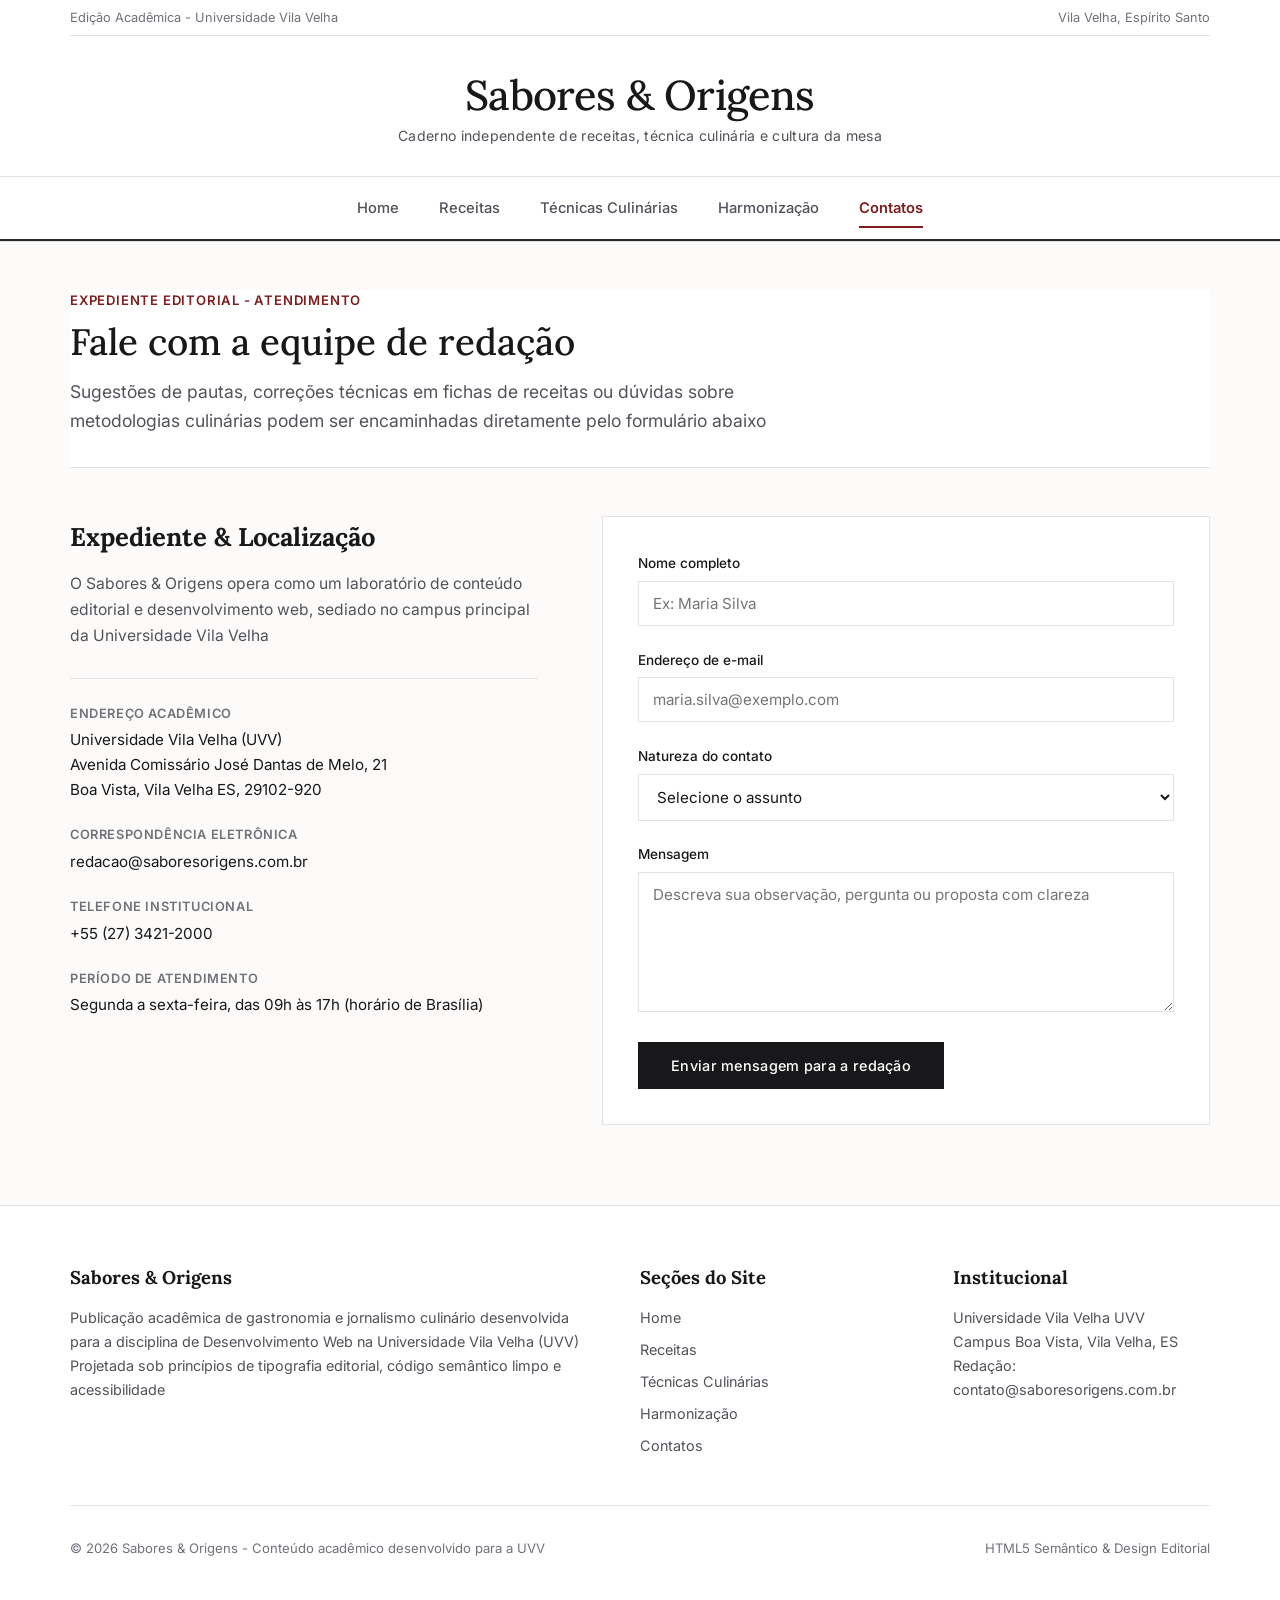
<file: contato.html>
<!DOCTYPE html>
<html lang="pt-BR">
<head>
  <meta charset="UTF-8">
  <meta name="viewport" content="width=device-width, initial-scale=1.0">
  <meta name="theme-color" content="#fcfbf9">
  <meta name="description" content="Canais de contato e expediente editorial do blog Sabores & Origens da Universidade Vila Velha (UVV).">
  <title>Redação & Contato  Sabores & Origens</title>
  <link rel="preconnect" href="https://fonts.googleapis.com">
  <link rel="preconnect" href="https://fonts.gstatic.com" crossorigin>
  <link rel="stylesheet" href="style.css">
</head>
<body>
  <a href="#main-content" class="skip-link">Pular para o conteúdo principal</a>

  <header>
    <div class="container">
      <div class="top-bar">
        <span>Edição Acadêmica - Universidade Vila Velha</span>
        <span>Vila Velha, Espírito Santo</span>
      </div>
      
      <div class="brand-masthead">
        <h1 class="brand-title">Sabores & Origens</h1>
        <p class="brand-tagline">Caderno independente de receitas, técnica culinária e cultura da mesa</p>
      </div>
    </div>

    <nav aria-label="Navegação Principal">
      <div class="container">
        <ul>
          <li><a href="index.html">Home</a></li>
          <li><a href="receitas.html">Receitas</a></li>
          <li><a href="tecnicas.html">Técnicas Culinárias</a></li>
          <li><a href="harmonizacao.html">Harmonização</a></li>
          <li><a href="contato.html" class="active">Contatos</a></li>
        </ul>
      </div>
    </nav>
  </header>
  <main id="main-content" tabindex="-1">
    <div class="container">

      <header class="page-masthead">
        <div class="page-category">Expediente Editorial - Atendimento</div>
        <h2>Fale com a equipe de redação</h2>
        <p>
          Sugestões de pautas, correções técnicas em fichas de receitas ou dúvidas sobre 
          metodologias culinárias podem ser encaminhadas diretamente pelo formulário abaixo
        </p>
      </header>
      <section class="contact-grid">
        <aside class="contact-meta-col">
          <h3>Expediente & Localização</h3>
          <p>
            O Sabores & Origens opera como um laboratório de conteúdo editorial e desenvolvimento web, 
            sediado no campus principal da Universidade Vila Velha
          </p>

          <dl class="contact-details">
            <div class="contact-detail-row">
              <dt>Endereço Acadêmico</dt>
              <dd>Universidade Vila Velha (UVV)<br>Avenida Comissário José Dantas de Melo, 21<br>Boa Vista, Vila Velha  ES, 29102-920</dd>
            </div>

            <div class="contact-detail-row">
              <dt>Correspondência Eletrônica</dt>
              <dd>redacao@saboresorigens.com.br</dd>
            </div>

            <div class="contact-detail-row">
              <dt>Telefone Institucional</dt>
              <dd>+55 (27) 3421-2000</dd>
            </div>

            <div class="contact-detail-row">
              <dt>Período de Atendimento</dt>
              <dd>Segunda a sexta-feira, das 09h às 17h (horário de Brasília)</dd>
            </div>
          </dl>
        </aside>

        <article class="editorial-form">
          <form action="#" method="POST" onsubmit="event.preventDefault(); alert('Mensagem registrada no sistema acadêmico da UVV'); this.reset();">
            
            <div class="form-field">
              <label for="campo-nome">Nome completo</label>
              <input type="text" id="campo-nome" name="nome" autocomplete="name" placeholder="Ex: Maria Silva" required>
            </div>

            <div class="form-field">
              <label for="campo-email">Endereço de e-mail</label>
              <input type="email" id="campo-email" name="email" inputmode="email" autocomplete="email" spellcheck="false" placeholder="maria.silva@exemplo.com" required>
            </div>

            <div class="form-field">
              <label for="campo-motivo">Natureza do contato</label>
              <select id="campo-motivo" name="motivo" required>
                <option value="">Selecione o assunto</option>
                <option value="duvida-receita">Dúvida sobre execução de receita</option>
                <option value="sugestao-tecnica">Sugestão de ensaio técnico ou matéria</option>
                <option value="colaboracao-academica">Projeto de pesquisa ou colaboração acadêmica</option>
                <option value="outro">Outras informações</option>
              </select>
            </div>

            <div class="form-field">
              <label for="campo-mensagem">Mensagem</label>
              <textarea id="campo-mensagem" name="mensagem" rows="6" placeholder="Descreva sua observação, pergunta ou proposta com clareza" required></textarea>
            </div>

            <button type="submit" class="btn-submit">Enviar mensagem para a redação</button>
          </form>
        </article>
      </section>
    </div>
  </main>
  <footer>
    <div class="container">
      <div class="footer-main">
        <div class="footer-col">
          <h4>Sabores & Origens</h4>
          <p>
            Publicação acadêmica de gastronomia e jornalismo culinário desenvolvida para 
            a disciplina de Desenvolvimento Web na Universidade Vila Velha (UVV)
            Projetada sob princípios de tipografia editorial, código semântico limpo e acessibilidade
          </p>
        </div>
        <div class="footer-col">
          <h4>Seções do Site</h4>
          <ul class="footer-nav">
            <li><a href="index.html">Home</a></li>
            <li><a href="receitas.html">Receitas</a></li>
            <li><a href="tecnicas.html">Técnicas Culinárias</a></li>
            <li><a href="harmonizacao.html">Harmonização</a></li>
            <li><a href="contato.html">Contatos</a></li>
          </ul>
        </div>
        <div class="footer-col">
          <h4>Institucional</h4>
          <p>Universidade Vila Velha  UVV</p>
          <p>Campus Boa Vista, Vila Velha, ES</p>
          <p>Redação: contato@saboresorigens.com.br</p>
        </div>
      </div>
      <div class="footer-credit">
        <span>© 2026 Sabores & Origens - Conteúdo acadêmico desenvolvido para a UVV</span>
        <span>HTML5 Semântico & Design Editorial</span>
      </div>
    </div>
  </footer>
</body>
</html>
</file>
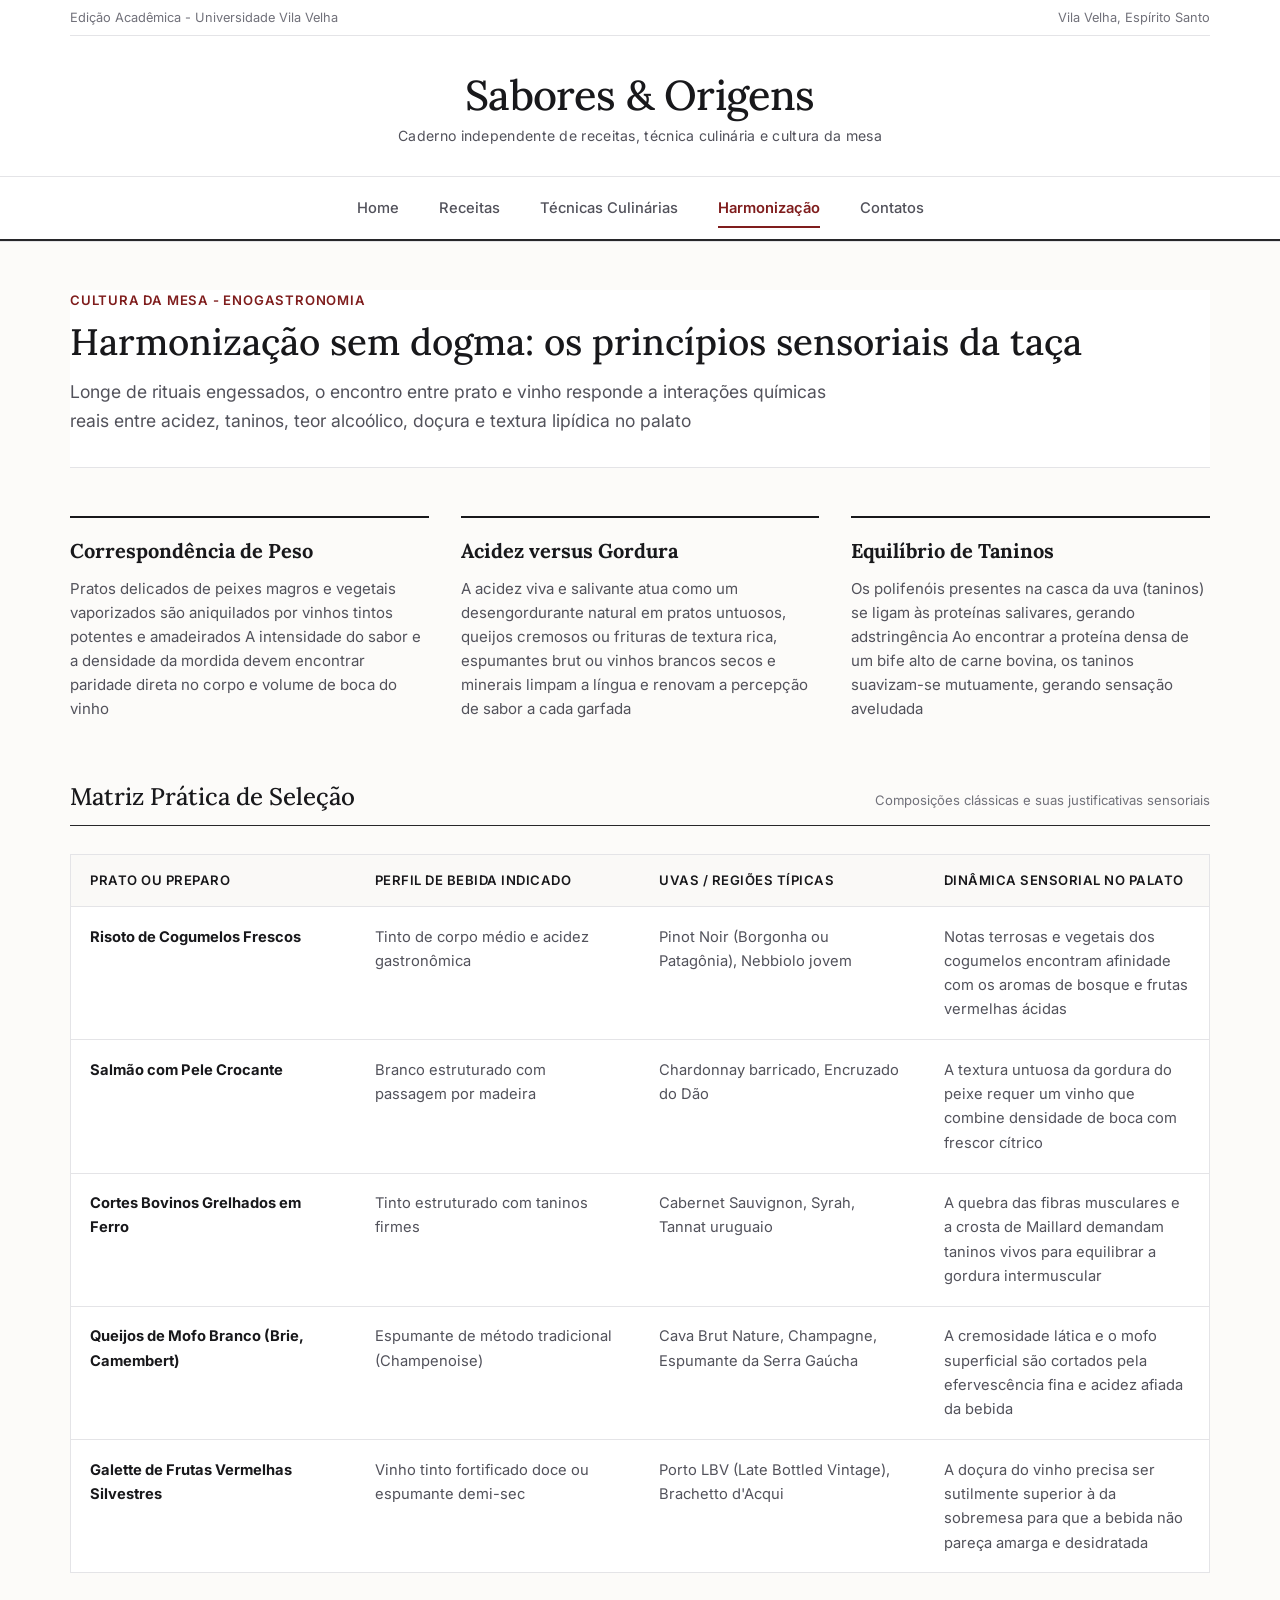
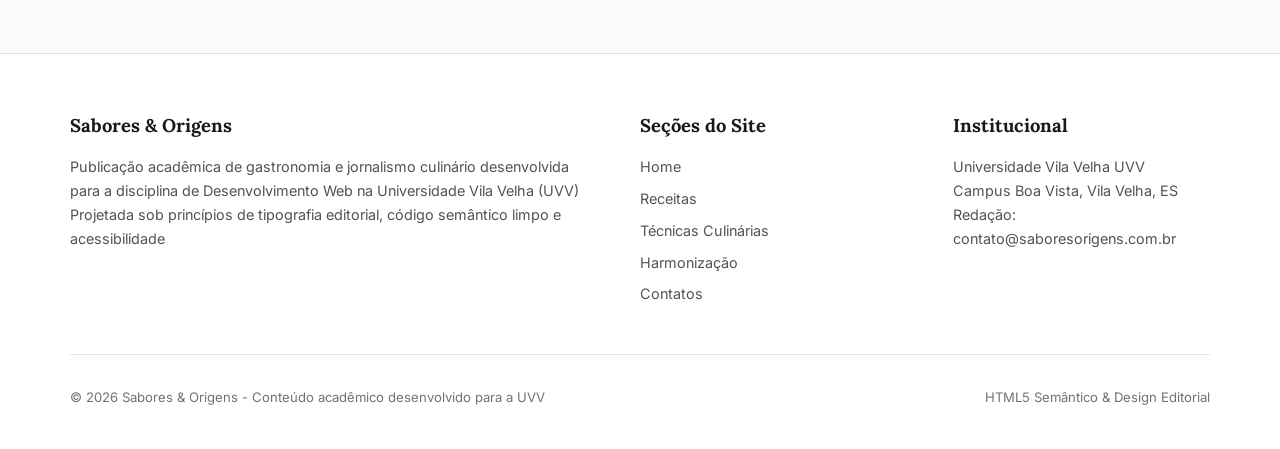
<file: harmonizacao.html>
<!DOCTYPE html>
<html lang="pt-BR">
<head>
  <meta charset="UTF-8">
  <meta name="viewport" content="width=device-width, initial-scale=1.0">
  <meta name="theme-color" content="#fcfbf9">
  <meta name="description" content="Guia e princípios de harmonização enogastronômica entre pratos e vinhos.">
  <title>Guia de Harmonização  Sabores & Origens</title>
  <link rel="preconnect" href="https://fonts.googleapis.com">
  <link rel="preconnect" href="https://fonts.gstatic.com" crossorigin>
  <link rel="stylesheet" href="style.css">
</head>
<body>
  <a href="#main-content" class="skip-link">Pular para o conteúdo principal</a>

  <header>
    <div class="container">
      <div class="top-bar">
        <span>Edição Acadêmica - Universidade Vila Velha</span>
        <span>Vila Velha, Espírito Santo</span>
      </div>
      
      <div class="brand-masthead">
        <h1 class="brand-title">Sabores & Origens</h1>
        <p class="brand-tagline">Caderno independente de receitas, técnica culinária e cultura da mesa</p>
      </div>
    </div>

    <nav aria-label="Navegação Principal">
      <div class="container">
        <ul>
          <li><a href="index.html">Home</a></li>
          <li><a href="receitas.html">Receitas</a></li>
          <li><a href="tecnicas.html">Técnicas Culinárias</a></li>
          <li><a href="harmonizacao.html" class="active">Harmonização</a></li>
          <li><a href="contato.html">Contatos</a></li>
        </ul>
      </div>
    </nav>
  </header>

  <main id="main-content" tabindex="-1">
    <div class="container">

      <header class="page-masthead">
        <div class="page-category">Cultura da Mesa - Enogastronomia</div>
        <h2>Harmonização sem dogma: os princípios sensoriais da taça</h2>
        <p>
          Longe de rituais engessados, o encontro entre prato e vinho responde a interações químicas 
          reais entre acidez, taninos, teor alcoólico, doçura e textura lipídica no palato
        </p>
      </header>

      <section class="pairing-prose">
        <div class="pairing-columns">
          <div class="pairing-column-card">
            <h4>Correspondência de Peso</h4>
            <p>
              Pratos delicados de peixes magros e vegetais vaporizados são aniquilados por vinhos tintos potentes e amadeirados
              A intensidade do sabor e a densidade da mordida devem encontrar paridade direta no corpo e volume de boca do vinho
            </p>
          </div>

          <div class="pairing-column-card">
            <h4>Acidez versus Gordura</h4>
            <p>
              A acidez viva e salivante atua como um desengordurante natural em pratos untuosos, queijos cremosos ou frituras de 
              textura rica, espumantes brut ou vinhos brancos secos e minerais limpam a língua e renovam a percepção de sabor a cada garfada
            </p>
          </div>

          <div class="pairing-column-card">
            <h4>Equilíbrio de Taninos</h4>
            <p>
              Os polifenóis presentes na casca da uva (taninos) se ligam às proteínas salivares, gerando adstringência
              Ao encontrar a proteína densa de um bife alto de carne bovina, os taninos suavizam-se mutuamente, gerando sensação aveludada
            </p>
          </div>
        </div>
      </section>

      <section>
        <div class="section-headline">
          Matriz Prática de Seleção
          <span>Composições clássicas e suas justificativas sensoriais</span>
        </div>

        <div class="editorial-table-wrap">
          <table class="editorial-table">
            <thead>
              <tr>
                <th scope="col" style="width: 25%;">Prato ou Preparo</th>
                <th scope="col" style="width: 25%;">Perfil de Bebida Indicado</th>
                <th scope="col" style="width: 25%;">Uvas / Regiões Típicas</th>
                <th scope="col" style="width: 25%;">Dinâmica Sensorial no Palato</th>
              </tr>
            </thead>
            <tbody>
              <tr>
                <td><strong>Risoto de Cogumelos Frescos</strong></td>
                <td>Tinto de corpo médio e acidez gastronômica</td>
                <td>Pinot Noir (Borgonha ou Patagônia), Nebbiolo jovem</td>
                <td>Notas terrosas e vegetais dos cogumelos encontram afinidade com os aromas de bosque e frutas vermelhas ácidas</td>
              </tr>
              <tr>
                <td><strong>Salmão com Pele Crocante</strong></td>
                <td>Branco estruturado com passagem por madeira</td>
                <td>Chardonnay barricado, Encruzado do Dão</td>
                <td>A textura untuosa da gordura do peixe requer um vinho que combine densidade de boca com frescor cítrico</td>
              </tr>
              <tr>
                <td><strong>Cortes Bovinos Grelhados em Ferro</strong></td>
                <td>Tinto estruturado com taninos firmes</td>
                <td>Cabernet Sauvignon, Syrah, Tannat uruguaio</td>
                <td>A quebra das fibras musculares e a crosta de Maillard demandam taninos vivos para equilibrar a gordura intermuscular</td>
              </tr>
              <tr>
                <td><strong>Queijos de Mofo Branco (Brie, Camembert)</strong></td>
                <td>Espumante de método tradicional (Champenoise)</td>
                <td>Cava Brut Nature, Champagne, Espumante da Serra Gaúcha</td>
                <td>A cremosidade lática e o mofo superficial são cortados pela efervescência fina e acidez afiada da bebida</td>
              </tr>
              <tr>
                <td><strong>Galette de Frutas Vermelhas Silvestres</strong></td>
                <td>Vinho tinto fortificado doce ou espumante demi-sec</td>
                <td>Porto LBV (Late Bottled Vintage), Brachetto d'Acqui</td>
                <td>A doçura do vinho precisa ser sutilmente superior à da sobremesa para que a bebida não pareça amarga e desidratada</td>
              </tr>
            </tbody>
          </table>
        </div>
      </section>

    </div>
  </main>

  <footer>
    <div class="container">
      <div class="footer-main">
        <div class="footer-col">
          <h4>Sabores & Origens</h4>
          <p>
            Publicação acadêmica de gastronomia e jornalismo culinário desenvolvida para 
            a disciplina de Desenvolvimento Web na Universidade Vila Velha (UVV)
            Projetada sob princípios de tipografia editorial, código semântico limpo e acessibilidade
          </p>
        </div>
        <div class="footer-col">
          <h4>Seções do Site</h4>
          <ul class="footer-nav">
            <li><a href="index.html">Home</a></li>
            <li><a href="receitas.html">Receitas</a></li>
            <li><a href="tecnicas.html">Técnicas Culinárias</a></li>
            <li><a href="harmonizacao.html">Harmonização</a></li>
            <li><a href="contato.html">Contatos</a></li>
          </ul>
        </div>
        <div class="footer-col">
          <h4>Institucional</h4>
          <p>Universidade Vila Velha  UVV</p>
          <p>Campus Boa Vista, Vila Velha, ES</p>
          <p>Redação: contato@saboresorigens.com.br</p>
        </div>
      </div>
      <div class="footer-credit">
        <span>© 2026 Sabores & Origens - Conteúdo acadêmico desenvolvido para a UVV</span>
        <span>HTML5 Semântico & Design Editorial</span>
      </div>
    </div>
  </footer>
</body>
</html>
</file>
<file: style.css>
/* ==========================================================================
   Sabores & Origens — Publicação Gastronômica Independente
   Diretriz Visual: Editorial / Jornalismo Culinário
   Conformidade: Vercel Web Interface Guidelines & W3C WCAG 2.1 AA
   Sistema de Animações: Coreografia Editorial Suave & Microinterações
   ========================================================================== */

@import url('https://fonts.googleapis.com/css2?family=Inter:wght@400;450;500;600&family=Lora:ital,wght@0,400;0,500;0,600;1,400;1,500&display=swap');

:root {
  --font-serif: 'Lora', Georgia, serif;
  --font-sans: 'Inter', -apple-system, BlinkMacSystemFont, "Segoe UI", Roboto, sans-serif;

  --color-bg: #fcfbf9;
  --color-surface: #ffffff;
  --color-ink: #18181b;
  --color-ink-light: #52525b;
  --color-ink-faint: #71717a;
  --color-border: #e4e4e7;
  --color-border-dark: #27272a;
  
  --color-accent: #7f1d1d;
  --color-accent-soft: #fef2f2;
  --color-focus-ring: #2563eb;

  --width-container: 1140px;
  --width-prose: 720px;

  --ease-editorial: cubic-bezier(0.16, 1, 0.3, 1);
}

* {
  margin: 0;
  padding: 0;
  box-sizing: border-box;
}

html {
  scroll-behavior: smooth;
  color-scheme: light;
}

body {
  font-family: var(--font-sans);
  background-color: var(--color-bg);
  color: var(--color-ink);
  line-height: 1.65;
  font-size: 1.03rem;
  -webkit-font-smoothing: antialiased;
  touch-action: manipulation;
  overflow-x: hidden;
}

/* ==========================================================================
   Coreografia de Entrada (Page Load Reveal)
   ========================================================================== */
@keyframes editorialFadeIn {
  from {
    opacity: 0;
    transform: translateY(14px);
  }
  to {
    opacity: 1;
    transform: translateY(0);
  }
}

.editorial-lead,
.page-masthead {
  animation: editorialFadeIn 0.65s var(--ease-editorial) both;
}

.featured-main {
  animation: editorialFadeIn 0.7s var(--ease-editorial) 0.12s both;
}

.featured-side-stack .story-item:nth-child(1) {
  animation: editorialFadeIn 0.7s var(--ease-editorial) 0.22s both;
}

.featured-side-stack .story-item:nth-child(2) {
  animation: editorialFadeIn 0.7s var(--ease-editorial) 0.32s both;
}

.recipes-list .recipe-entry:nth-child(1) {
  animation: editorialFadeIn 0.65s var(--ease-editorial) 0.1s both;
}

.recipes-list .recipe-entry:nth-child(2) {
  animation: editorialFadeIn 0.65s var(--ease-editorial) 0.2s both;
}

.recipes-list .recipe-entry:nth-child(3) {
  animation: editorialFadeIn 0.65s var(--ease-editorial) 0.3s both;
}

.technique-dossier-item:nth-child(1) {
  animation: editorialFadeIn 0.65s var(--ease-editorial) 0.1s both;
}

.technique-dossier-item:nth-child(2) {
  animation: editorialFadeIn 0.65s var(--ease-editorial) 0.2s both;
}

.technique-dossier-item:nth-child(3) {
  animation: editorialFadeIn 0.65s var(--ease-editorial) 0.3s both;
}

.pairing-columns .pairing-column-card:nth-child(1) {
  animation: editorialFadeIn 0.6s var(--ease-editorial) 0.1s both;
}

.pairing-columns .pairing-column-card:nth-child(2) {
  animation: editorialFadeIn 0.6s var(--ease-editorial) 0.2s both;
}

.pairing-columns .pairing-column-card:nth-child(3) {
  animation: editorialFadeIn 0.6s var(--ease-editorial) 0.3s both;
}

.editorial-table-wrap,
.contact-grid {
  animation: editorialFadeIn 0.7s var(--ease-editorial) 0.18s both;
}

/* ==========================================================================
   Acessibilidade: Skip Link & Estados de Foco (Focus-Visible)
   ========================================================================== */
.skip-link {
  position: absolute;
  top: -100px;
  left: 1rem;
  background: var(--color-ink);
  color: #ffffff;
  padding: 0.6rem 1.2rem;
  z-index: 9999;
  font-size: 0.9rem;
  font-weight: 500;
  border-radius: 0 0 4px 4px;
  transition: top 0.2s var(--ease-editorial);
  text-decoration: none;
}

.skip-link:focus {
  top: 0;
  outline: 2px solid var(--color-focus-ring);
  outline-offset: 2px;
}

a:focus-visible,
button:focus-visible,
input:focus-visible,
select:focus-visible,
textarea:focus-visible {
  outline: 2px solid var(--color-focus-ring);
  outline-offset: 2px;
}

h1, h2, h3, h4 {
  text-wrap: balance;
}

img {
  max-width: 100%;
  height: auto;
  display: block;
}

a {
  color: inherit;
  text-decoration: none;
}

/* ==========================================================================
   Container & Layout Estrutural
   ========================================================================== */
.container {
  width: 92%;
  max-width: var(--width-container);
  margin: 0 auto;
}

.prose-container {
  max-width: var(--width-prose);
  margin: 0 auto;
}

/* ==========================================================================
   Header & Navegação
   ========================================================================== */
header {
  background-color: var(--color-surface);
  border-bottom: 1px solid var(--color-border);
}

.top-bar {
  border-bottom: 1px solid var(--color-border);
  padding: 0.45rem 0;
  font-size: 0.8rem;
  color: var(--color-ink-faint);
  display: flex;
  justify-content: space-between;
}

.brand-masthead {
  padding: 2.2rem 0 1.8rem;
  text-align: center;
}

.brand-title {
  font-family: var(--font-serif);
  font-size: 2.6rem;
  font-weight: 500;
  letter-spacing: -0.8px;
  line-height: 1.1;
  color: var(--color-ink);
}

.brand-tagline {
  font-size: 0.88rem;
  color: var(--color-ink-light);
  margin-top: 0.4rem;
  letter-spacing: 0.3px;
}

/* Barra de Navegação Principal com Linha Indicadora Animada */
nav[aria-label="Navegação Principal"] {
  border-top: 1px solid var(--color-border);
  border-bottom: 2px solid var(--color-border-dark);
  background: var(--color-surface);
}

nav ul {
  display: flex;
  list-style: none;
  justify-content: center;
  align-items: center;
  gap: 2.5rem;
  padding: 0.85rem 0;
}

nav li a {
  font-size: 0.92rem;
  font-weight: 500;
  color: var(--color-ink-light);
  padding: 0.35rem 0;
  position: relative;
  display: inline-block;
  transition: color 0.2s ease;
}

nav li a::after {
  content: '';
  position: absolute;
  bottom: -2px;
  left: 0;
  width: 100%;
  height: 2px;
  background-color: var(--color-accent);
  transform: scaleX(0);
  transform-origin: center;
  transition: transform 0.25s var(--ease-editorial);
}

nav li a:hover {
  color: var(--color-ink);
}

nav li a:hover::after {
  transform: scaleX(1);
}

nav li a.active {
  color: var(--color-accent);
  font-weight: 600;
}

nav li a.active::after {
  transform: scaleX(1);
}

/* ==========================================================================
   Main & Seções Editoriais
   ========================================================================== */
main {
  padding: 3rem 0 5rem;
  scroll-margin-top: 2rem;
}

main:focus {
  outline: none;
}

/* Apresentação Editorial (Home) */
.editorial-lead {
  border-bottom: 1px solid var(--color-border);
  padding-bottom: 2.5rem;
  margin-bottom: 3rem;
}

.lead-intro {
  display: grid;
  grid-template-columns: 280px 1fr;
  gap: 3rem;
  align-items: start;
}

.lead-intro h2 {
  font-family: var(--font-serif);
  font-size: 1.85rem;
  font-weight: 500;
  line-height: 1.25;
  color: var(--color-ink);
}

.lead-intro p {
  color: var(--color-ink-light);
  font-size: 1.05rem;
  line-height: 1.7;
}

.lead-intro p + p {
  margin-top: 1rem;
}

/* ==========================================================================
   Grid de Destaques (Home) — Editorial Layout
   ========================================================================== */
.section-headline {
  font-family: var(--font-serif);
  font-size: 1.5rem;
  font-weight: 500;
  margin-bottom: 1.8rem;
  display: flex;
  align-items: baseline;
  justify-content: space-between;
  border-bottom: 1px solid var(--color-border-dark);
  padding-bottom: 0.5rem;
}

.section-headline span {
  font-family: var(--font-sans);
  font-size: 0.82rem;
  color: var(--color-ink-faint);
  font-weight: 400;
}

.featured-editorial-grid {
  display: grid;
  grid-template-columns: 1.4fr 1fr;
  gap: 2.5rem;
  margin-bottom: 3.5rem;
}

.featured-main {
  display: flex;
  flex-direction: column;
}

.featured-side-stack {
  display: flex;
  flex-direction: column;
  gap: 2rem;
}

.story-item {
  display: flex;
  flex-direction: column;
}

/* Zoom suave e cinematográfico nas imagens */
.story-img-link {
  display: block;
  background-color: #eee;
  overflow: hidden;
  margin-bottom: 1rem;
  border: 1px solid var(--color-border);
}

.story-img-link img {
  width: 100%;
  aspect-ratio: 16 / 10;
  object-fit: cover;
  transition: transform 0.5s var(--ease-editorial), filter 0.3s ease;
  will-change: transform;
}

.story-img-link:hover img {
  transform: scale(1.035);
  filter: brightness(0.97);
}

.story-side-link img {
  aspect-ratio: 16 / 9;
}

.story-meta {
  font-size: 0.8rem;
  color: var(--color-accent);
  font-weight: 600;
  text-transform: uppercase;
  letter-spacing: 0.6px;
  margin-bottom: 0.4rem;
}

.story-title {
  font-family: var(--font-serif);
  font-size: 1.65rem;
  font-weight: 500;
  line-height: 1.25;
  color: var(--color-ink);
  margin-bottom: 0.6rem;
}

.story-title-sm {
  font-size: 1.25rem;
}

.story-title a {
  transition: color 0.2s ease;
}

.story-title a:hover {
  color: var(--color-accent);
}

.story-excerpt {
  color: var(--color-ink-light);
  font-size: 0.96rem;
  line-height: 1.6;
  margin-bottom: 0.8rem;
}

/* Link de Leitura com Sublinhado Animado */
.story-read-link {
  font-size: 0.88rem;
  font-weight: 600;
  color: var(--color-ink);
  display: inline-block;
  padding-bottom: 3px;
  position: relative;
  align-self: flex-start;
  transition: color 0.2s ease;
}

.story-read-link::after {
  content: '';
  position: absolute;
  bottom: 0;
  left: 0;
  width: 100%;
  height: 1.5px;
  background-color: var(--color-ink);
  transform-origin: left;
  transition: transform 0.25s var(--ease-editorial), background-color 0.2s ease;
}

.story-read-link:hover {
  color: var(--color-accent);
}

.story-read-link:hover::after {
  transform: scaleX(1.08);
  background-color: var(--color-accent);
}

/* ==========================================================================
   Cabeçalhos de Páginas Internas
   ========================================================================== */
.page-masthead {
  border-bottom: 1px solid var(--color-border);
  padding-bottom: 2rem;
  margin-bottom: 3rem;
}

.page-category {
  font-size: 0.82rem;
  font-weight: 600;
  color: var(--color-accent);
  text-transform: uppercase;
  letter-spacing: 0.8px;
  margin-bottom: 0.5rem;
}

.page-masthead h2 {
  font-family: var(--font-serif);
  font-size: 2.3rem;
  font-weight: 500;
  line-height: 1.2;
  color: var(--color-ink);
  margin-bottom: 0.8rem;
}

.page-masthead p {
  font-size: 1.1rem;
  color: var(--color-ink-light);
  max-width: 760px;
  line-height: 1.65;
}

/* ==========================================================================
   Página de Receitas (receitas.html)
   ========================================================================== */
.recipes-list {
  display: flex;
  flex-direction: column;
  gap: 3.5rem;
}

.recipe-entry {
  display: grid;
  grid-template-columns: 360px 1fr;
  gap: 2.5rem;
  padding-bottom: 3.5rem;
  border-bottom: 1px solid var(--color-border);
}

.recipe-entry:last-child {
  border-bottom: none;
  padding-bottom: 0;
}

.recipe-entry-img {
  border: 1px solid var(--color-border);
  height: 280px;
  overflow: hidden;
  background-color: #eee;
}

.recipe-entry-img img {
  width: 100%;
  height: 100%;
  object-fit: cover;
  transition: transform 0.5s var(--ease-editorial), filter 0.3s ease;
  will-change: transform;
}

.recipe-entry:hover .recipe-entry-img img {
  transform: scale(1.03);
  filter: brightness(0.97);
}

.recipe-entry-body h3 {
  font-family: var(--font-serif);
  font-size: 1.8rem;
  font-weight: 500;
  color: var(--color-ink);
  margin-bottom: 0.4rem;
}

.recipe-meta-bar {
  display: flex;
  gap: 1.5rem;
  font-size: 0.85rem;
  color: var(--color-ink-faint);
  margin-bottom: 1.2rem;
  border-bottom: 1px solid var(--color-border);
  padding-bottom: 0.6rem;
}

.recipe-meta-bar span strong {
  color: var(--color-ink);
}

.recipe-description {
  color: var(--color-ink-light);
  margin-bottom: 1.5rem;
  font-size: 0.98rem;
}

.recipe-two-col {
  display: grid;
  grid-template-columns: 1fr 1.2fr;
  gap: 2rem;
  background-color: var(--color-surface);
  border: 1px solid var(--color-border);
  padding: 1.5rem;
  transition: border-color 0.25s ease, box-shadow 0.25s ease;
}

.recipe-entry:hover .recipe-two-col {
  border-color: #d4d4d8;
  box-shadow: 0 4px 16px rgba(0, 0, 0, 0.04);
}

.recipe-two-col h4 {
  font-family: var(--font-serif);
  font-size: 1.05rem;
  margin-bottom: 0.8rem;
  color: var(--color-ink);
  border-bottom: 1px solid var(--color-border);
  padding-bottom: 0.3rem;
}

.recipe-two-col ul,
.recipe-two-col ol {
  padding-left: 1.2rem;
  font-size: 0.9rem;
  color: var(--color-ink);
}

.recipe-two-col li {
  margin-bottom: 0.45rem;
}

/* ==========================================================================
   Página de Técnicas (tecnicas.html)
   ========================================================================== */
.technique-dossier {
  display: flex;
  flex-direction: column;
  gap: 3.5rem;
}

.technique-dossier-item {
  display: grid;
  grid-template-columns: 1fr 340px;
  gap: 3rem;
  padding-bottom: 3rem;
  border-bottom: 1px solid var(--color-border);
  align-items: start;
}

.technique-dossier-item:last-child {
  border-bottom: none;
}

.technique-text h3 {
  font-family: var(--font-serif);
  font-size: 1.85rem;
  font-weight: 500;
  margin-bottom: 0.8rem;
  color: var(--color-ink);
}

.technique-text p {
  color: var(--color-ink-light);
  margin-bottom: 1rem;
  font-size: 1rem;
}

.editorial-note {
  border-left: 3px solid var(--color-accent);
  padding: 0.8rem 1.2rem;
  background-color: #faf9f6;
  font-size: 0.92rem;
  color: var(--color-ink);
  margin-top: 1.2rem;
  transition: transform 0.2s var(--ease-editorial);
}

.technique-dossier-item:hover .editorial-note {
  transform: translateX(3px);
}

.editorial-note strong {
  display: block;
  font-size: 0.78rem;
  text-transform: uppercase;
  letter-spacing: 0.5px;
  color: var(--color-accent);
  margin-bottom: 0.2rem;
}

.technique-figure {
  border: 1px solid var(--color-border);
  overflow: hidden;
  background-color: #eee;
}

.technique-figure img {
  width: 100%;
  aspect-ratio: 4 / 3;
  object-fit: cover;
  transition: transform 0.5s var(--ease-editorial), filter 0.3s ease;
  will-change: transform;
}

.technique-dossier-item:hover .technique-figure img {
  transform: scale(1.03);
  filter: brightness(0.97);
}

.technique-figure figcaption {
  font-size: 0.8rem;
  color: var(--color-ink-faint);
  padding: 0.6rem 0.8rem;
  background: var(--color-surface);
  border-top: 1px solid var(--color-border);
}

/* ==========================================================================
   Página de Harmonização (harmonizacao.html)
   ========================================================================== */
.pairing-prose {
  margin-bottom: 3.5rem;
}

.pairing-columns {
  display: grid;
  grid-template-columns: repeat(3, 1fr);
  gap: 2rem;
  margin: 2.5rem 0 3.5rem;
}

.pairing-column-card {
  border-top: 2px solid var(--color-ink);
  padding-top: 1rem;
  transition: transform 0.25s var(--ease-editorial), border-color 0.2s ease;
}

.pairing-column-card:hover {
  transform: translateY(-2px);
  border-color: var(--color-accent);
}

.pairing-column-card h4 {
  font-family: var(--font-serif);
  font-size: 1.25rem;
  margin-bottom: 0.6rem;
}

.pairing-column-card p {
  font-size: 0.94rem;
  color: var(--color-ink-light);
  line-height: 1.6;
}

.editorial-table-wrap {
  border: 1px solid var(--color-border);
  background: var(--color-surface);
}

.editorial-table {
  width: 100%;
  border-collapse: collapse;
  text-align: left;
  font-size: 0.92rem;
}

.editorial-table th {
  background-color: #faf9f7;
  padding: 0.9rem 1.2rem;
  font-family: var(--font-sans);
  font-weight: 600;
  font-size: 0.82rem;
  text-transform: uppercase;
  letter-spacing: 0.5px;
  color: var(--color-ink);
  border-bottom: 1px solid var(--color-border);
}

.editorial-table td {
  padding: 1.1rem 1.2rem;
  border-bottom: 1px solid var(--color-border);
  vertical-align: top;
  color: var(--color-ink-light);
}

.editorial-table tbody tr {
  transition: background-color 0.2s ease;
}

.editorial-table tbody tr:hover {
  background-color: #f7f5f0;
}

.editorial-table tr:last-child td {
  border-bottom: none;
}

.editorial-table td strong {
  color: var(--color-ink);
  display: block;
}

/* ==========================================================================
   Página de Contato (contato.html)
   ========================================================================== */
.contact-grid {
  display: grid;
  grid-template-columns: 1fr 1.3fr;
  gap: 4rem;
}

.contact-meta-col h3 {
  font-family: var(--font-serif);
  font-size: 1.6rem;
  margin-bottom: 0.8rem;
}

.contact-meta-col p {
  color: var(--color-ink-light);
  margin-bottom: 1.8rem;
  font-size: 0.98rem;
}

.contact-details {
  border-top: 1px solid var(--color-border);
  padding-top: 1.5rem;
}

.contact-detail-row {
  margin-bottom: 1.4rem;
}

.contact-detail-row dt {
  font-size: 0.8rem;
  text-transform: uppercase;
  letter-spacing: 0.6px;
  color: var(--color-ink-faint);
  margin-bottom: 0.2rem;
  font-weight: 600;
}

.contact-detail-row dd {
  font-size: 0.95rem;
  color: var(--color-ink);
  margin-left: 0;
}

.editorial-form {
  border: 1px solid var(--color-border);
  background: var(--color-surface);
  padding: 2.2rem;
  transition: box-shadow 0.25s ease;
}

.editorial-form:focus-within {
  box-shadow: 0 6px 20px rgba(0, 0, 0, 0.05);
}

.form-field {
  margin-bottom: 1.4rem;
}

.form-field label {
  display: block;
  font-size: 0.85rem;
  font-weight: 500;
  color: var(--color-ink);
  margin-bottom: 0.4rem;
}

.form-field input,
.form-field select,
.form-field textarea {
  width: 100%;
  padding: 0.75rem 0.9rem;
  border: 1px solid var(--color-border);
  background: #ffffff;
  font-family: var(--font-sans);
  font-size: 0.95rem;
  color: var(--color-ink);
  border-radius: 0;
  transition: border-color 0.2s ease, box-shadow 0.2s ease;
}

.form-field input:focus-visible,
.form-field select:focus-visible,
.form-field textarea:focus-visible {
  outline: 2px solid var(--color-focus-ring);
  outline-offset: 1px;
  border-color: var(--color-ink);
  box-shadow: 0 0 0 3px rgba(37, 99, 235, 0.15);
}

.btn-submit {
  background-color: var(--color-ink);
  color: #ffffff;
  border: 1px solid var(--color-ink);
  padding: 0.85rem 2rem;
  font-family: var(--font-sans);
  font-size: 0.9rem;
  font-weight: 500;
  letter-spacing: 0.3px;
  cursor: pointer;
  transition: background-color 0.2s ease, transform 0.15s ease, box-shadow 0.2s ease;
}

.btn-submit:hover {
  background-color: var(--color-accent);
  border-color: var(--color-accent);
  transform: translateY(-1px);
  box-shadow: 0 4px 12px rgba(127, 29, 29, 0.2);
}

.btn-submit:active {
  transform: translateY(1px);
  box-shadow: none;
}

/* ==========================================================================
   Footer
   ========================================================================== */
footer {
  border-top: 1px solid var(--color-border);
  background: var(--color-surface);
  padding: 3.5rem 0 2.5rem;
  font-size: 0.9rem;
  color: var(--color-ink-light);
}

.footer-main {
  display: grid;
  grid-template-columns: 2fr 1fr 1fr;
  gap: 3.5rem;
  padding-bottom: 2.5rem;
  border-bottom: 1px solid var(--color-border);
  margin-bottom: 2rem;
}

.footer-col h4 {
  font-family: var(--font-serif);
  font-size: 1.15rem;
  color: var(--color-ink);
  margin-bottom: 0.9rem;
}

.footer-nav {
  list-style: none;
}

.footer-nav li {
  margin-bottom: 0.5rem;
}

.footer-nav a {
  transition: color 0.15s ease;
}

.footer-nav a:hover {
  color: var(--color-ink);
  text-decoration: underline;
}

.footer-credit {
  font-size: 0.82rem;
  color: var(--color-ink-faint);
  display: flex;
  justify-content: space-between;
}

/* ==========================================================================
   Regra WIG: Respeito a prefers-reduced-motion (Acessibilidade)
   ========================================================================== */
@media (prefers-reduced-motion: reduce) {
  *,
  *::before,
  *::after {
    animation-duration: 0.01ms !important;
    animation-iteration-count: 1 !important;
    transition-duration: 0.01ms !important;
    scroll-behavior: auto !important;
  }
}

/* ==========================================================================
   Responsividade
   ========================================================================== */
@media (max-width: 900px) {
  .lead-intro {
    grid-template-columns: 1fr;
    gap: 1.5rem;
  }

  .featured-editorial-grid {
    grid-template-columns: 1fr;
  }

  .recipe-entry {
    grid-template-columns: 1fr;
  }

  .recipe-entry-img {
    height: 240px;
  }

  .recipe-two-col {
    grid-template-columns: 1fr;
  }

  .technique-dossier-item {
    grid-template-columns: 1fr;
  }

  .pairing-columns {
    grid-template-columns: 1fr;
  }

  .contact-grid {
    grid-template-columns: 1fr;
    gap: 2.5rem;
  }

  .footer-main {
    grid-template-columns: 1fr;
    gap: 2rem;
  }

  nav ul {
    gap: 1.2rem;
    flex-wrap: wrap;
    padding: 0.6rem 0;
  }
}
</file>
